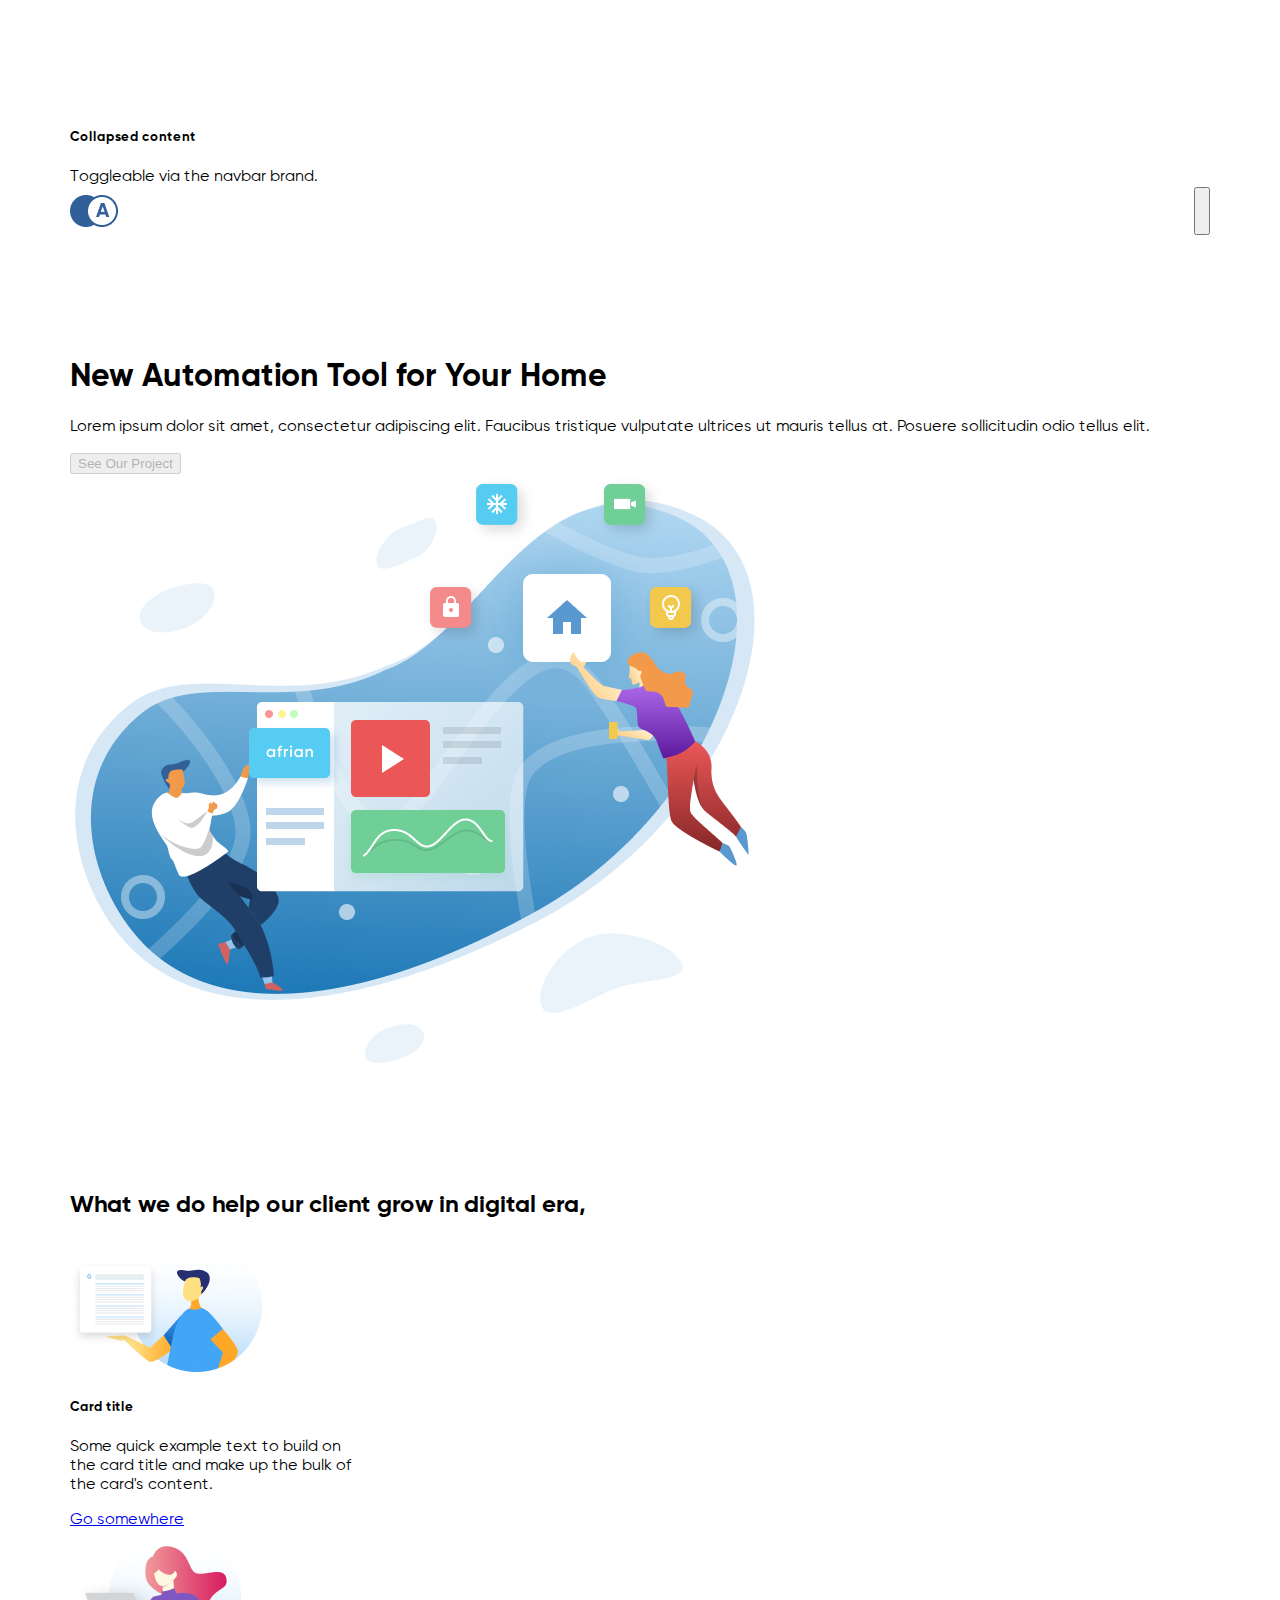
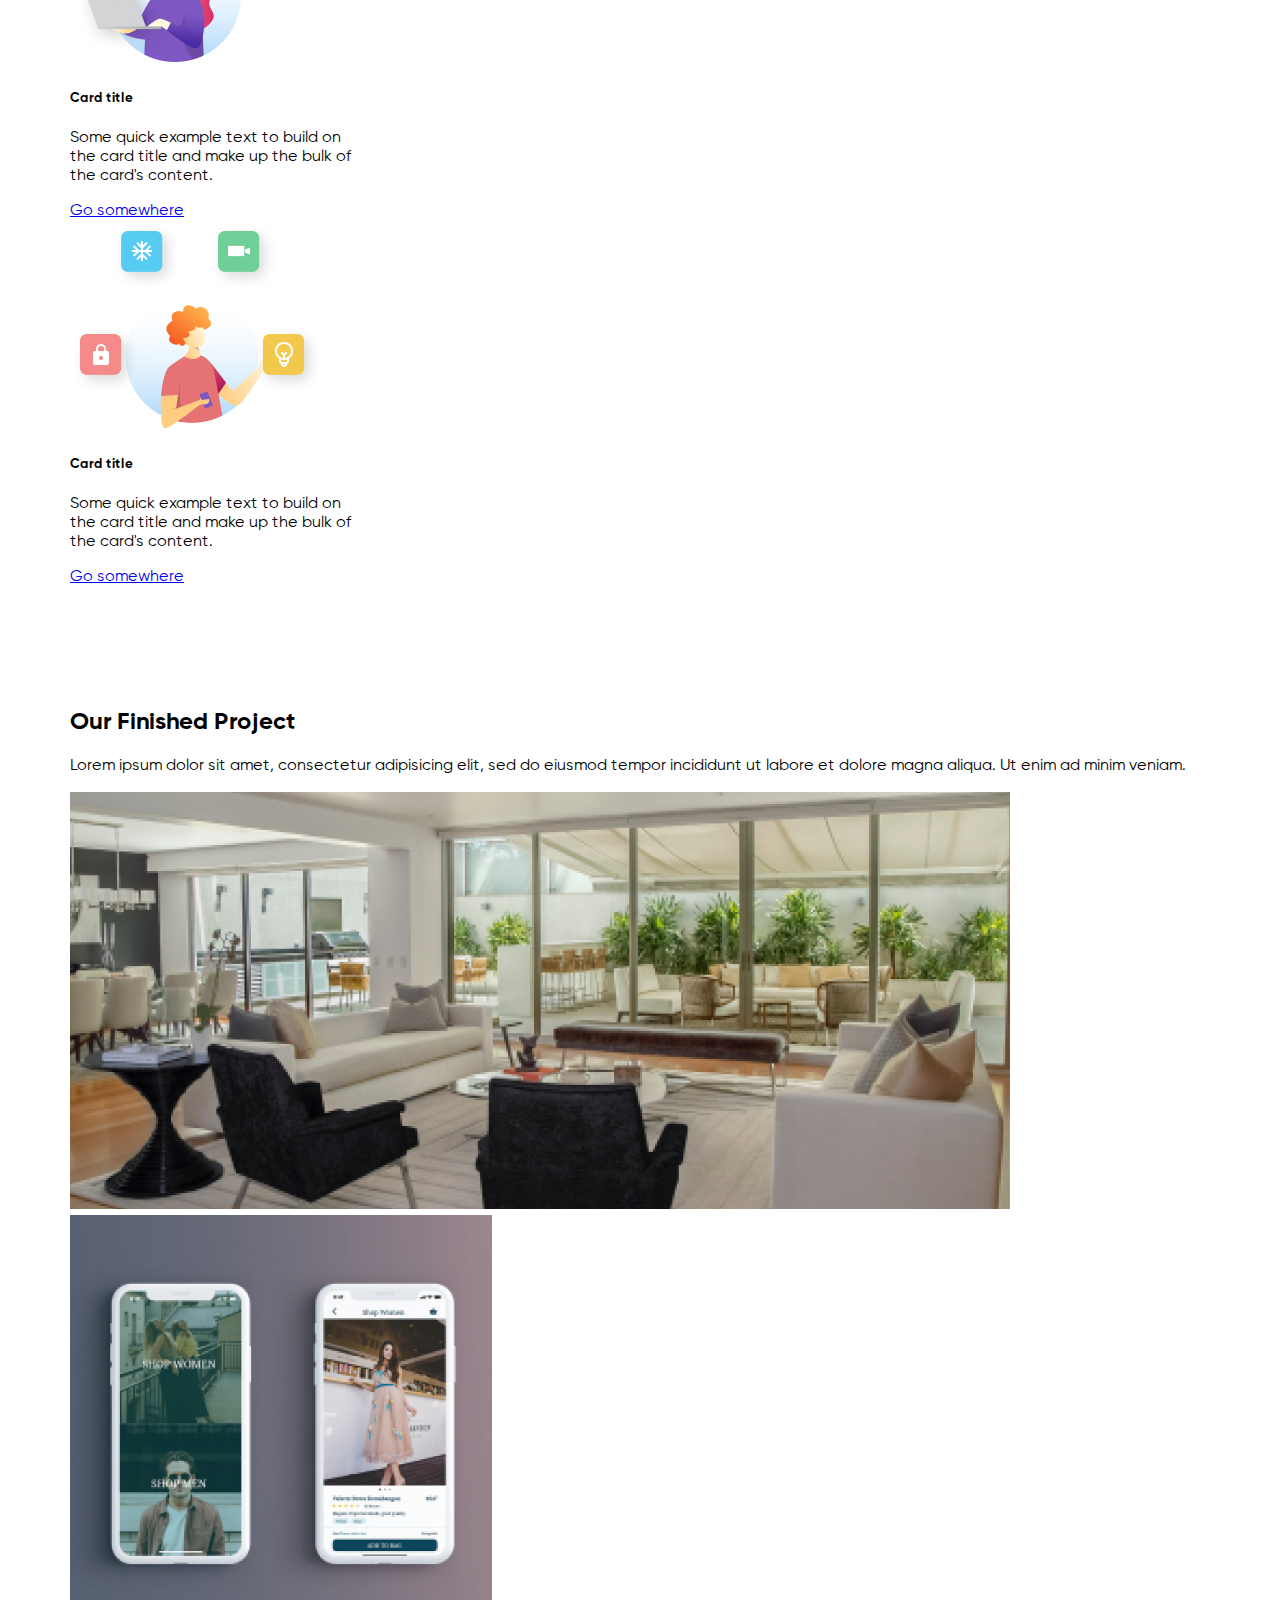
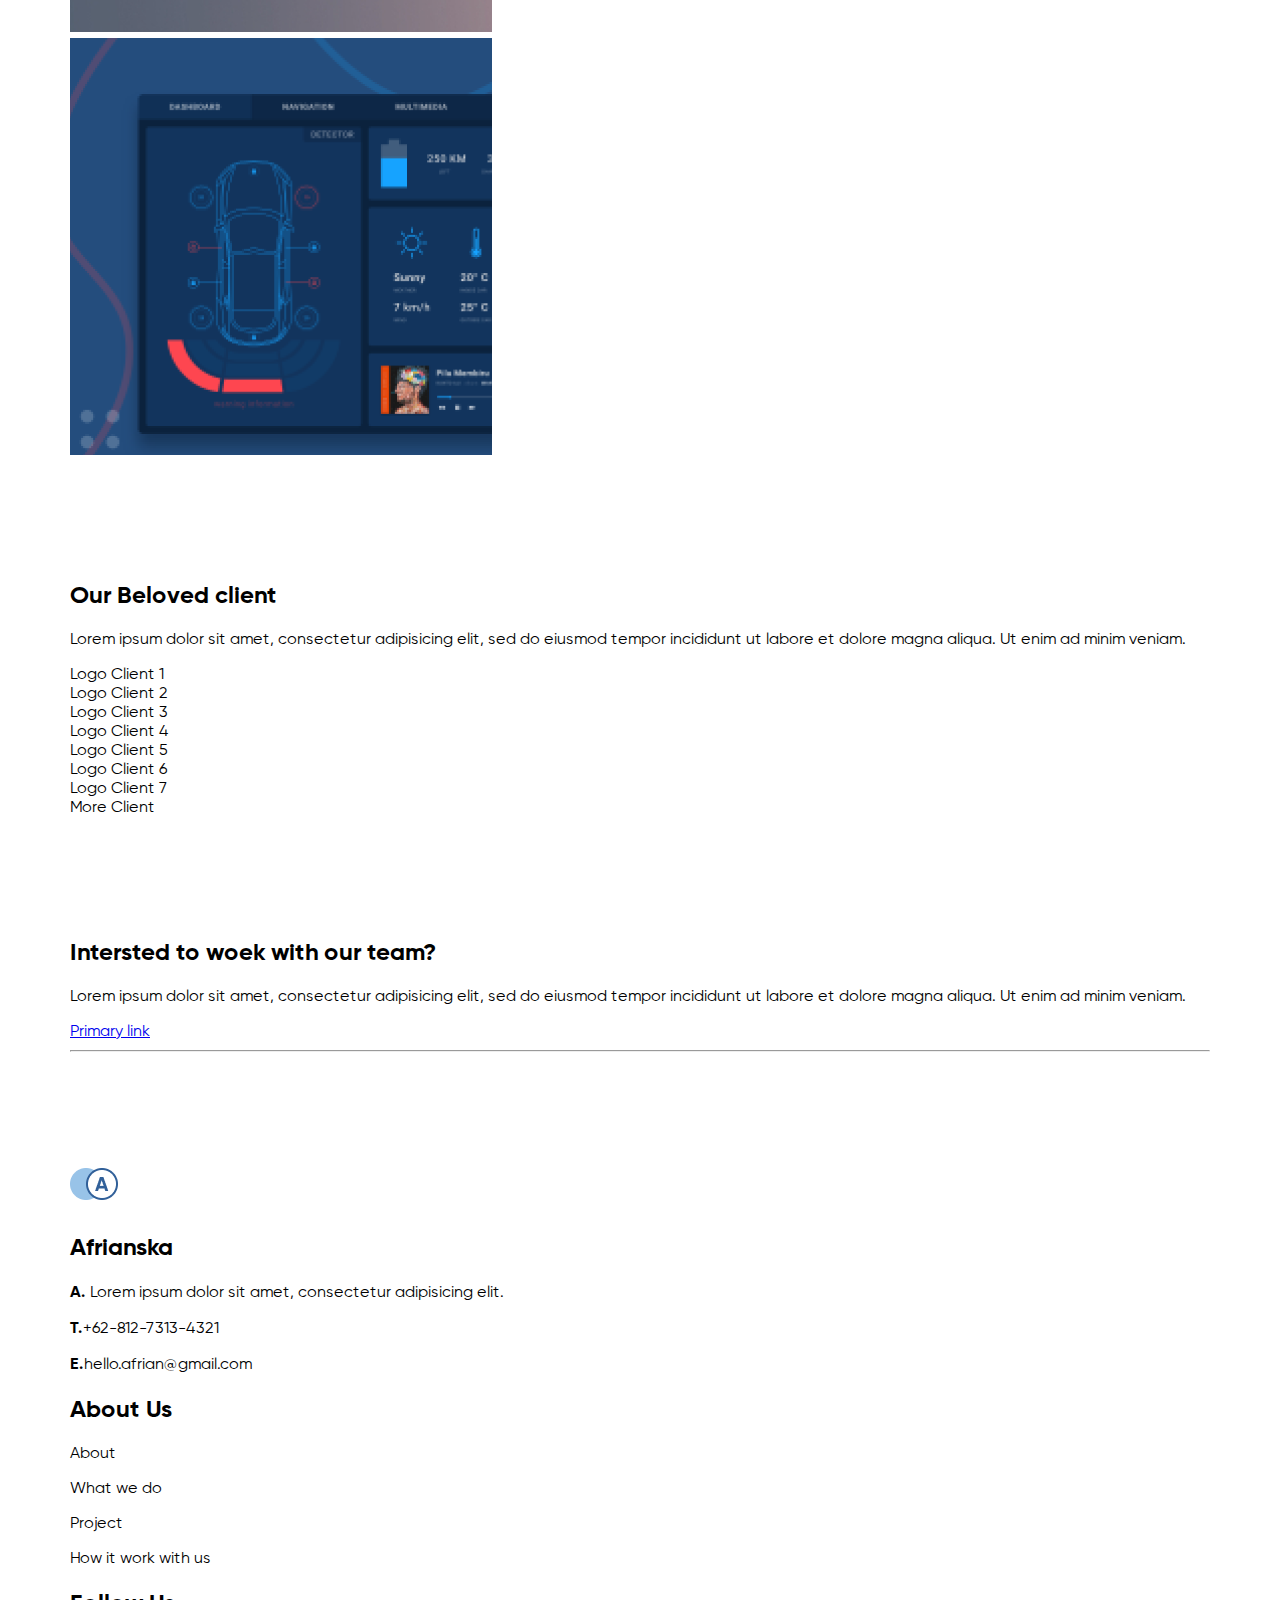
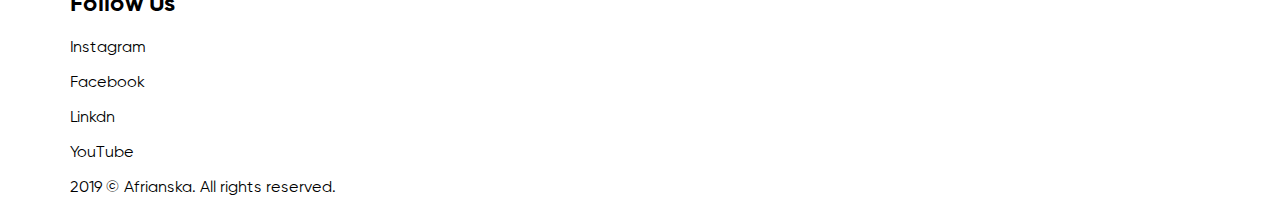
<file: index.html>
<!DOCTYPE html>
<html lang="en">
<head>
    <meta charset="UTF-8">
    <meta name="viewport" content="width=device-width, initial-scale=1.0">
    <link rel="stylesheet" href="https://stackpath.bootstrapcdn.com/bootstrap/4.5.0/css/bootstrap.min.css" integrity="sha384-9aIt2nRpC12Uk9gS9baDl411NQApFmC26EwAOH8WgZl5MYYxFfc+NcPb1dKGj7Sk" crossorigin="anonymous">
    <link rel="stylesheet" href="css/fonts.css" type="text/css">
    <link rel="stylesheet" href="css/style.css">
    <title>Home Page</title>
</head>
<body>
    <header>
      <div class="container">
        <div class="fixed-top">
            <div class="collapse" id="navbarToggleExternalContent">
              <div class="bg-dark p-4">
                <h5 class="text-white h4">Collapsed content</h5>
                <span class="text-muted">Toggleable via the navbar brand.</span>
              </div>
            </div>
            <nav class="navbar navbar-dark bg-dark main-bg">
              <img src="img/logo.png" alt="">
              <button class="navbar-toggler" type="button" data-toggle="collapse" data-target="#navbarToggleExternalContent" aria-controls="navbarToggleExternalContent" aria-expanded="false" aria-label="Toggle navigation">
                <span class="navbar-toggler-icon"></span>
              </button>
            </nav>
          </div>
        </div>
    </header>
  <section>
    <div class="container">
      <div class="row">
        <div class="col-md-6 col-12">
          <h1>New Automation
            Tool for Your Home</h1>
            <p>Lorem ipsum dolor sit amet, consectetur adipiscing elit. 
              Faucibus tristique vulputate ultrices ut mauris tellus at. 
              Posuere sollicitudin odio tellus elit.
            </p>
            <button type="button" class="btn btn-lg btn-primary" disabled>See Our Project</button>
        </div>
        <div class="col-md-6 col-12">
          <img src="img/illustration.png" alt="">
        </div>
      </div>
    </div>
  </section>

  <section>
    <div class="container">
    <div class="row">
      <div class="col-md-6 col-12">
        <h2>What we do help our client grow in digital era,</h2>

        <div class="card" style="width: 18rem;">
          <img class="card-img-top" src="img/1.png" alt="Card image cap">
          <div class="card-body">
            <h5 class="card-title">Card title</h5>
            <p class="card-text">Some quick example text to build on the card title and make up the bulk of the card's content.</p>
            <a href="#" class="btn btn-primary">Go somewhere</a>
          </div>
        </div>
      </div>
      <div class="col-md-6 col-12">
        <div class="card" style="width: 18rem;">
          <img class="card-img-top" src="img/2.png" alt="Card image cap">
          <div class="card-body">
            <h5 class="card-title">Card title</h5>
            <p class="card-text">Some quick example text to build on the card title and make up the bulk of the card's content.</p>
            <a href="#" class="btn btn-primary">Go somewhere</a>
          </div>

          <div class="card" style="width: 18rem;">
            <img class="card-img-top" src="img/3.png" alt="Card image cap">
            <div class="card-body">
              <h5 class="card-title">Card title</h5>
              <p class="card-text">Some quick example text to build on the card title and make up the bulk of the card's content.</p>
              <a href="#" class="btn btn-primary">Go somewhere</a>
            </div>
          </div>
        </div>
      </div>
    </div>
  </div>
  </section>

  <section>
    <div class="container">
      <div class="row">
        <div class="col-4">
          <h2>Our Finished Project</h2>
        </div>
        <div class="col-8">
          <p>Lorem ipsum dolor sit amet, consectetur adipisicing elit, 
            sed do eiusmod tempor incididunt ut labore et dolore magna aliqua. 
            Ut enim ad minim veniam.</p>
          </div>     
      </div>
     <img src="img/alberto-castillo-q-mx4mSkK9zeo-unsplash.png" alt="">
     <div class="row">
       <div class="col-6">
         <img src="img/Dribble iphonex mockup.png" alt="">
       </div>
       <div class="col-6">
         <img src="img/upload.png" alt="">
       </div>
     </div>
    </div>
  </section>

  <section>
    <div class="container">
      <div class="row">
        <div class="col-4">
          <h2>Our Beloved client</h2>
        </div>
        <div class="col-8">
          <p>Lorem ipsum dolor sit amet, consectetur adipisicing elit, 
            sed do eiusmod tempor incididunt ut labore et dolore magna aliqua. 
            Ut enim ad minim veniam.</p>
          </div>     
      </div>
      <div class="row">
        <div class="col-3">Logo Client 1</div>
        <div class="col-3">Logo Client 2</div>
        <div class="col-3">Logo Client 3</div>
        <div class="col-3">Logo Client 4</div>
      </div>
      <div class="row">
        <div class="col-3">Logo Client 5</div>
        <div class="col-3">Logo Client 6</div>
        <div class="col-3">Logo Client 7</div>
        <div class="col-3">More Client</div>
      </div>
    </div>
  </section>
<section>
  <div class="container">
    <div class="row">
      <div class="col-6">
        <h2>Intersted to woek
          with our team?</h2>
          <p>Lorem ipsum dolor sit amet, consectetur adipisicing elit, 
            sed do eiusmod tempor incididunt ut labore et dolore magna aliqua. 
            Ut enim ad minim veniam.
          </p>
      </div>
      <div class="col-6">
        <a href="#" class="btn btn-primary btn-lg active" role="button" aria-pressed="true">Primary link</a>
      </div>
    </div>
    <hr>
  </div>
</section>

  <footer>
    <div class="container">
    <div class="row">
      <div class="col-4">
        <img src="img/logo-footer.png" alt="">
        <h2>Afrianska</h2>
        <p><strong>A.</strong> Lorem ipsum dolor sit amet, consectetur adipisicing elit.</p>
        <p><strong>T.</strong>+62-812-7313-4321</p>
        <p><strong>E.</strong>hello.afrian@gmail.com</p>
      </div>
      <div class="col-4">
        <h2>About Us</h2>
        <p>About</p>
        <p>What we do</p>
        <p>Project</p>
        <p>How it work with us</p>
      </div>
      <div class="col-4">
        <h2>Follow Us</h2>
        <p>Instagram</p>
        <p>Facebook</p>
        <p>Linkdn</p>
        <p>YouTube</p>
      </div>
    </div>
    <p>2019 © Afrianska. All rights reserved.</p>
  </div>
  </footer>

  <script src="https://code.jquery.com/jquery-3.5.1.slim.min.js" integrity="sha384-DfXdz2htPH0lsSSs5nCTpuj/zy4C+OGpamoFVy38MVBnE+IbbVYUew+OrCXaRkfj" crossorigin="anonymous"></script>
  <script src="https://cdn.jsdelivr.net/npm/popper.js@1.16.0/dist/umd/popper.min.js" integrity="sha384-Q6E9RHvbIyZFJoft+2mJbHaEWldlvI9IOYy5n3zV9zzTtmI3UksdQRVvoxMfooAo" crossorigin="anonymous"></script>
  <script src="https://stackpath.bootstrapcdn.com/bootstrap/4.5.0/js/bootstrap.min.js" integrity="sha384-OgVRvuATP1z7JjHLkuOU7Xw704+h835Lr+6QL9UvYjZE3Ipu6Tp75j7Bh/kR0JKI" crossorigin="anonymous"></script>
</body>
</html>
</file>
<file: css/fonts.css>
@font-face {
    font-family: 'Gilroy';
    src: url('fonts/Gilroy-RegularItalic.woff2') format('woff2'),
        url('fonts/Gilroy-RegularItalic.woff') format('woff');
    font-weight: normal;
    font-style: italic;
    font-display: swap;
}

@font-face {
    font-family: 'Gilroy';
    src: url('fonts/Gilroy-BoldItalic.woff2') format('woff2'),
        url('fonts/Gilroy-BoldItalic.woff') format('woff');
    font-weight: bold;
    font-style: italic;
    font-display: swap;
}

@font-face {
    font-family: 'Gilroy';
    src: url('fonts/Gilroy-ThinItalic.woff2') format('woff2'),
        url('fonts/Gilroy-ThinItalic.woff') format('woff');
    font-weight: 100;
    font-style: italic;
    font-display: swap;
}

@font-face {
    font-family: 'Gilroy';
    src: url('fonts/Gilroy-Regular.woff2') format('woff2'),
        url('fonts/Gilroy-Regular.woff') format('woff');
    font-weight: normal;
    font-style: normal;
    font-display: swap;
}

@font-face {
    font-family: 'Gilroy';
    src: url('fonts/Gilroy-Bold.woff2') format('woff2'),
        url('fonts/Gilroy-Bold.woff') format('woff');
    font-weight: bold;
    font-style: normal;
    font-display: swap;
}

@font-face {
    font-family: 'Gilroy';
    src: url('fonts/Gilroy-Thin.woff2') format('woff2'),
        url('fonts/Gilroy-Thin.woff') format('woff');
    font-weight: 100;
    font-style: normal;
    font-display: swap;
}

@font-face {
    font-family: 'Gilroy';
    src: url('fonts/Gilroy-LightItalic.woff2') format('woff2'),
        url('fonts/Gilroy-LightItalic.woff') format('woff');
    font-weight: 300;
    font-style: italic;
    font-display: swap;
}

@font-face {
    font-family: 'Gilroy';
    src: url('fonts/Gilroy-SemiBoldItalic.woff2') format('woff2'),
        url('fonts/Gilroy-SemiBoldItalic.woff') format('woff');
    font-weight: 600;
    font-style: italic;
    font-display: swap;
}

@font-face {
    font-family: 'Gilroy';
    src: url('fonts/Gilroy-Semibold.woff2') format('woff2'),
        url('fonts/Gilroy-Semibold.woff') format('woff');
    font-weight: 600;
    font-style: normal;
    font-display: swap;
}

@font-face {
    font-family: 'Gilroy';
    src: url('fonts/Gilroy-HeavyItalic.woff2') format('woff2'),
        url('fonts/Gilroy-HeavyItalic.woff') format('woff');
    font-weight: 900;
    font-style: italic;
    font-display: swap;
}

@font-face {
    font-family: 'Gilroy';
    src: url('fonts/Gilroy-Black.woff2') format('woff2'),
        url('fonts/Gilroy-Black.woff') format('woff');
    font-weight: 900;
    font-style: normal;
    font-display: swap;
}

@font-face {
    font-family: 'Gilroy';
    src: url('fonts/Gilroy-Extrabold.woff2') format('woff2'),
        url('fonts/Gilroy-Extrabold.woff') format('woff');
    font-weight: 800;
    font-style: normal;
    font-display: swap;
}

@font-face {
    font-family: 'Gilroy';
    src: url('fonts/Gilroy-Medium.woff2') format('woff2'),
        url('fonts/Gilroy-Medium.woff') format('woff');
    font-weight: 500;
    font-style: normal;
    font-display: swap;
}

@font-face {
    font-family: 'Gilroy';
    src: url('fonts/Gilroy-UltraLightItalic.woff2') format('woff2'),
        url('fonts/Gilroy-UltraLightItalic.woff') format('woff');
    font-weight: 200;
    font-style: italic;
    font-display: swap;
}

@font-face {
    font-family: 'Gilroy';
    src: url('fonts/Gilroy-Heavy.woff2') format('woff2'),
        url('fonts/Gilroy-Heavy.woff') format('woff');
    font-weight: 900;
    font-style: normal;
    font-display: swap;
}

@font-face {
    font-family: 'Gilroy';
    src: url('fonts/Gilroy-BlackItalic.woff2') format('woff2'),
        url('fonts/Gilroy-BlackItalic.woff') format('woff');
    font-weight: 900;
    font-style: italic;
    font-display: swap;
}

@font-face {
    font-family: 'Gilroy';
    src: url('fonts/Gilroy-Light.woff2') format('woff2'),
        url('fonts/Gilroy-Light.woff') format('woff');
    font-weight: 300;
    font-style: normal;
    font-display: swap;
}

@font-face {
    font-family: 'Gilroy';
    src: url('fonts/Gilroy-MediumItalic.woff2') format('woff2'),
        url('fonts/Gilroy-MediumItalic.woff') format('woff');
    font-weight: 500;
    font-style: italic;
    font-display: swap;
}

@font-face {
    font-family: 'Gilroy';
    src: url('fonts/Gilroy-UltraLight.woff2') format('woff2'),
        url('fonts/Gilroy-UltraLight.woff') format('woff');
    font-weight: 200;
    font-style: normal;
    font-display: swap;
}

@font-face {
    font-family: 'Gilroy';
    src: url('fonts/Gilroy-ExtraboldItalic.woff2') format('woff2'),
        url('fonts/Gilroy-ExtraboldItalic.woff') format('woff');
    font-weight: 800;
    font-style: italic;
    font-display: swap;
}
</file>
<file: css/style.css>
body {
    font-family: Gilroy, sans-serif;
  }  

.container {
    width: 100%;
    max-width: 1140px;
    padding-top: 100px;;
	margin: 0 auto;	
}

.navbar {
    display: flex;
    justify-content: space-between;
}

.main-bg {
    background-color: white;
}
</file>
